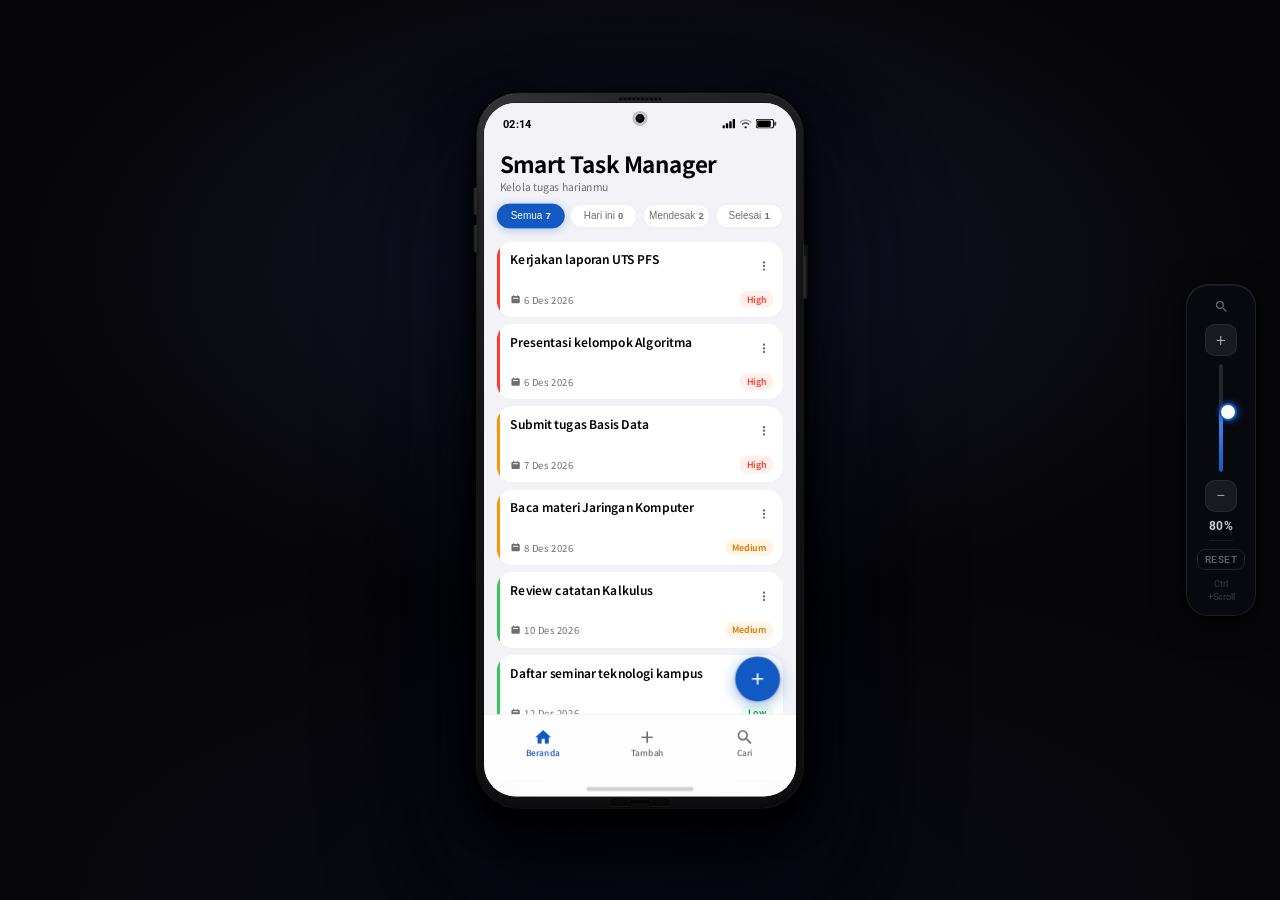
<file: index.html>
<!DOCTYPE html>
<html lang="id">
<head>
  <meta charset="UTF-8">
  <meta name="viewport" content="width=device-width, initial-scale=1.0, maximum-scale=1.0">
  <title>Smart Task Manager</title>
  <link rel="preconnect" href="https://fonts.googleapis.com">
  <link rel="preconnect" href="https://fonts.gstatic.com" crossorigin>
  <link href="https://fonts.googleapis.com/css2?family=Noto+Sans+KR:wght@300;400;500;700&family=Roboto:wght@300;400;500;700&display=swap" rel="stylesheet">
  <link rel="manifest" href="/manifest.json">
  <meta name="theme-color" content="#1259c3">
  <link rel="stylesheet" href="css/style.css">
</head>
<body>

<div class="phone-wrapper">
  <div class="phone-device">

    <!-- Tombol volume kiri -->
    <div class="phone-side-left" aria-hidden="true">
      <div class="side-btn" title="Volume Up"></div>
      <div class="side-btn" title="Volume Down"></div>
    </div>
    <!-- Tombol power kanan -->
    <div class="phone-side-right" aria-hidden="true">
      <div class="side-btn" title="Power"></div>
    </div>

  <div class="phone-frame">

    <!-- Status bar simulasi -->
    <div class="status-bar">
      <span class="status-time" id="statusTime">9:41</span>
      <div class="status-icons">
        <!-- Sinyal -->
        <svg width="16" height="12" viewBox="0 0 16 12">
          <rect x="0"    y="8"  width="3" height="4" rx="0.5"/>
          <rect x="4.3"  y="5.5" width="3" height="6.5" rx="0.5"/>
          <rect x="8.6"  y="3"  width="3" height="9" rx="0.5"/>
          <rect x="12.9" y="0"  width="3" height="12" rx="0.5"/>
        </svg>
        <!-- WiFi -->
        <svg width="16" height="12" viewBox="0 0 24 18">
          <circle cx="12" cy="16" r="2"/>
          <path d="M6.5 11.5C8 9.9 9.9 9 12 9s3.9.9 5.5 2.5l1.8-1.8C17.1 7.5 14.7 6.5 12 6.5s-5.1 1-7.3 3.2z" opacity=".7"/>
          <path d="M2.5 7.5C5.1 4.8 8.4 3.2 12 3.2s6.9 1.6 9.5 4.3l1.8-1.8C20.5 2.9 16.5 1 12 1S3.5 2.9.7 5.7z" opacity=".4"/>
        </svg>
        <!-- Baterai -->
        <svg width="26" height="12" viewBox="0 0 26 12">
          <rect x="0" y="0.5" width="22" height="11" rx="3" fill="none" stroke="currentColor" stroke-width="1.3"/>
          <rect x="22.8" y="3.5" width="2.5" height="5" rx="1" opacity=".7"/>
          <rect x="1.5" y="2" width="17" height="8" rx="1.5"/>
        </svg>
      </div>
    </div>

    <!-- Konten halaman (scrollable) -->
    <div class="phone-screen" id="phoneScreen">

      <!-- Header One UI — judul besar -->
      <div class="page-header">
        <h1 class="page-title">Smart Task Manager</h1>
        <p class="page-subtitle">Kelola tugas harianmu</p>
      </div>

      <!-- Summary chips filter -->
      <div class="summary-chips" id="summaryChips" role="tablist">
        <button class="chip active" data-filter="all" role="tab" aria-selected="true">
          Semua <span class="chip-count" id="countAll">0</span>
        </button>
        <button class="chip" data-filter="today" role="tab" aria-selected="false">
          Hari ini <span class="chip-count" id="countToday">0</span>
        </button>
        <button class="chip" data-filter="urgent" role="tab" aria-selected="false">
          Mendesak <span class="chip-count" id="countUrgent">0</span>
        </button>
        <button class="chip" data-filter="done" role="tab" aria-selected="false">
          Selesai <span class="chip-count" id="countDone">0</span>
        </button>
      </div>

      <!-- Daftar tugas -->
      <div class="task-list" id="taskList" role="list">
        <!-- Dirender oleh JS -->
      </div>

      <!-- Empty state (tersembunyi awalnya) -->
      <div class="empty-state" id="emptyState" style="display:none">
        <div class="empty-state-icon">
          <svg width="110" height="110" viewBox="0 0 110 110" fill="none" xmlns="http://www.w3.org/2000/svg">
            <rect x="20" y="14" width="70" height="82" rx="10" fill="#e8f0fc"/>
            <rect x="39" y="8" width="32" height="16" rx="8" fill="#c0d3f5"/>
            <rect x="30" y="42" width="50" height="5" rx="2.5" fill="#c0d3f5"/>
            <rect x="30" y="55" width="40" height="5" rx="2.5" fill="#c0d3f5"/>
            <rect x="30" y="68" width="28" height="5" rx="2.5" fill="#c0d3f5"/>
            <circle cx="79" cy="80" r="22" fill="#1259c3"/>
            <path d="M69 80 L76 87 L90 74" stroke="white" stroke-width="3.5" stroke-linecap="round" stroke-linejoin="round" fill="none"/>
          </svg>
        </div>
        <p class="empty-title">Belum ada tugas</p>
        <p class="empty-subtitle">Ketuk tombol + untuk menambahkan tugas pertamamu</p>
      </div>

    </div><!-- /phone-screen -->

    <!-- FAB Button — tambah tugas baru -->
    <a href="add-task.html" class="fab" id="fabBtn" aria-label="Tambah tugas baru">
      <svg width="24" height="24" viewBox="0 0 24 24" fill="white">
        <path d="M19 13h-6v6h-2v-6H5v-2h6V5h2v6h6v2z"/>
      </svg>
    </a>

    <!-- Bottom Navigation -->
    <nav class="bottom-nav" role="navigation" aria-label="Navigasi utama">
      <a href="index.html" class="nav-item active" aria-current="page">
        <svg viewBox="0 0 24 24" aria-hidden="true">
          <path d="M10 20v-6h4v6h5v-8h3L12 3 2 12h3v8z"/>
        </svg>
        <span class="nav-label">Beranda</span>
      </a>
      <a href="add-task.html" class="nav-item" aria-label="Tambah tugas">
        <svg viewBox="0 0 24 24" aria-hidden="true">
          <path d="M19 13h-6v6h-2v-6H5v-2h6V5h2v6h6v2z"/>
        </svg>
        <span class="nav-label">Tambah</span>
      </a>
      <a href="search.html" class="nav-item" aria-label="Cari tugas">
        <svg viewBox="0 0 24 24" aria-hidden="true">
          <path d="M15.5 14h-.79l-.28-.27A6.471 6.471 0 0016 9.5 6.5 6.5 0 109.5 16c1.61 0 3.09-.59 4.23-1.57l.27.28v.79l5 4.99L20.49 19l-4.99-5zm-6 0C7.01 14 5 11.99 5 9.5S7.01 5 9.5 5 14 7.01 14 9.5 11.99 14 9.5 14z"/>
        </svg>
        <span class="nav-label">Cari</span>
      </a>
    </nav>

    <!-- Home indicator -->
    <div class="home-indicator" aria-hidden="true"></div>

    <!-- Modal konfirmasi hapus -->
    <div class="modal-overlay" id="deleteModal" role="dialog" aria-modal="true" aria-labelledby="deleteTitle">
      <div class="bottom-sheet">
        <div class="sheet-handle" aria-hidden="true"></div>
        <h2 class="sheet-title" id="deleteTitle">Hapus tugas ini?</h2>
        <p class="sheet-subtitle">Tugas yang dihapus tidak bisa dikembalikan lagi.</p>
        <div class="sheet-actions">
          <button class="btn-danger" onclick="executeDelete()">Hapus</button>
          <button class="btn-cancel" onclick="closeDeleteModal()">Batal</button>
        </div>
      </div>
    </div>

  </div><!-- /phone-frame -->
  </div><!-- /phone-device -->
</div><!-- /phone-wrapper -->

<script src="js/app.js"></script>
<script src="js/zoom-control.js"></script>
<script>
  // Filter aktif
  let activeFilter = 'all';

  // Render daftar tugas ke DOM
  function renderTasks() {
    const allTasks = getTasks();
    const stats = getTaskStats();

    // Update angka di chips
    document.getElementById('countAll').textContent    = stats.all;
    document.getElementById('countToday').textContent  = stats.today;
    document.getElementById('countUrgent').textContent = stats.urgent;
    document.getElementById('countDone').textContent   = stats.completed;

    // Filter berdasarkan chip aktif
    let filtered = allTasks;
    const today = new Date();
    today.setHours(0, 0, 0, 0);

    if (activeFilter === 'today') {
      filtered = allTasks.filter(t => {
        if (!t.deadline) return false;
        return new Date(t.deadline + 'T00:00:00').getTime() === today.getTime();
      });
    } else if (activeFilter === 'urgent') {
      filtered = allTasks.filter(t => !t.completed && t.deadline && getDeadlineDays(t.deadline) <= 1);
    } else if (activeFilter === 'done') {
      filtered = allTasks.filter(t => t.completed);
    }

    // Urutkan
    const sorted = sortTasks(filtered);

    const listEl = document.getElementById('taskList');
    const emptyEl = document.getElementById('emptyState');

    if (sorted.length === 0) {
      listEl.innerHTML = '';
      emptyEl.style.display = 'flex';
    } else {
      emptyEl.style.display = 'none';
      listEl.innerHTML = sorted.map((task, i) => buildTaskCard(task, i)).join('');
      // Aktifkan swipe gestures
      initSwipeGestures(listEl);
    }
  }

  // Handler chip filter
  document.getElementById('summaryChips').addEventListener('click', (e) => {
    const btn = e.target.closest('.chip');
    if (!btn) return;

    document.querySelectorAll('#summaryChips .chip').forEach(c => {
      c.classList.remove('active');
      c.setAttribute('aria-selected', 'false');
    });
    btn.classList.add('active');
    btn.setAttribute('aria-selected', 'true');

    activeFilter = btn.dataset.filter;
    renderTasks();
  });

  // Animasi FAB saat diklik
  document.getElementById('fabBtn').addEventListener('click', function(e) {
    this.classList.add('bounce');
    this.addEventListener('animationend', () => this.classList.remove('bounce'), { once: true });
  });

  // Render saat halaman dimuat
  renderTasks();
</script>
</body>
</html>
</file>
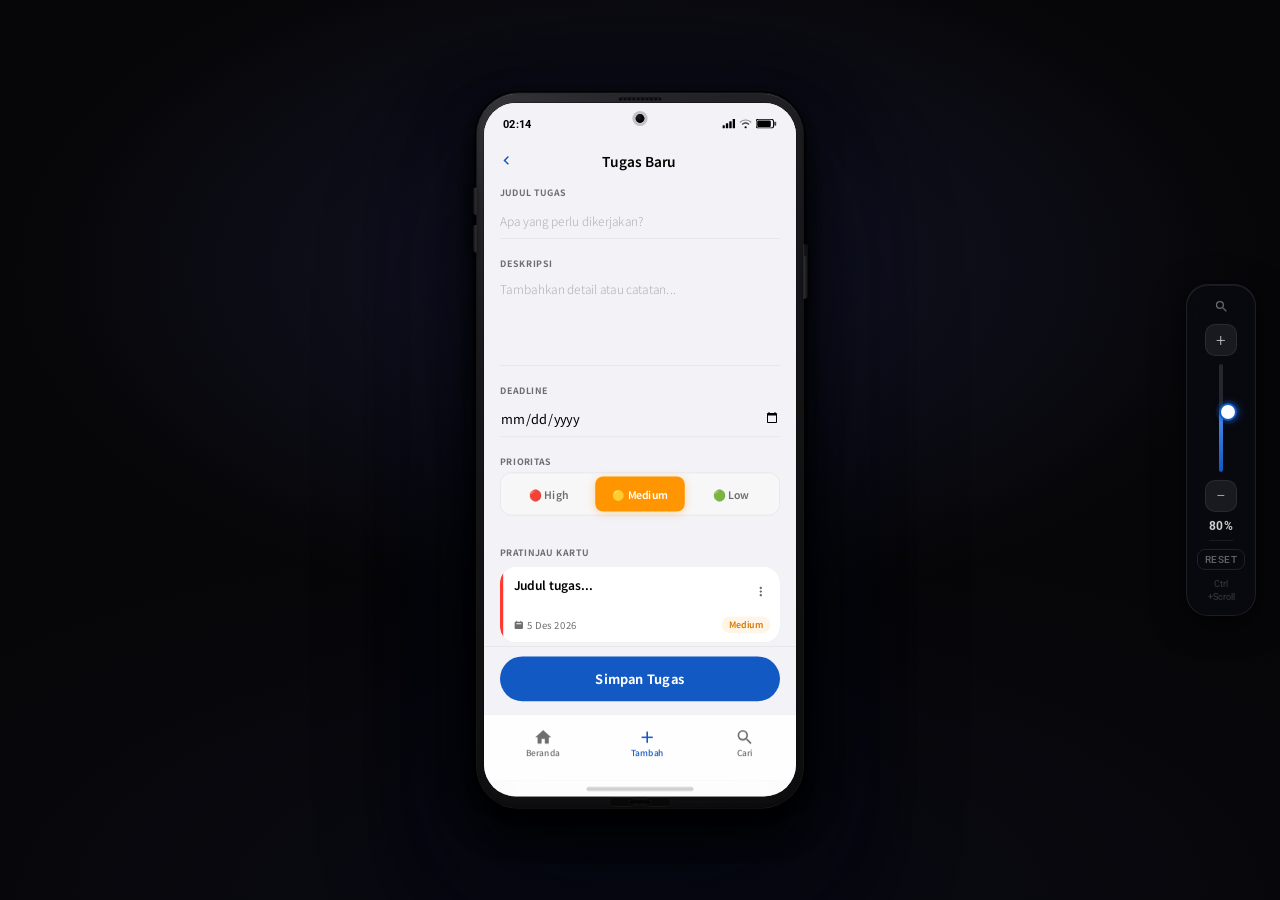
<file: add-task.html>
<!DOCTYPE html>
<html lang="id">
<head>
  <meta charset="UTF-8">
  <meta name="viewport" content="width=device-width, initial-scale=1.0, maximum-scale=1.0">
  <title>Tambah Tugas — Smart Task Manager</title>
  <link rel="preconnect" href="https://fonts.googleapis.com">
  <link rel="preconnect" href="https://fonts.gstatic.com" crossorigin>
  <link href="https://fonts.googleapis.com/css2?family=Noto+Sans+KR:wght@300;400;500;700&family=Roboto:wght@300;400;500;700&display=swap" rel="stylesheet">
  <link rel="manifest" href="/manifest.json">
  <meta name="theme-color" content="#1259c3">
  <link rel="stylesheet" href="css/style.css">
</head>
<body>

<div class="phone-wrapper">
  <div class="phone-device">

    <div class="phone-side-left" aria-hidden="true">
      <div class="side-btn" title="Volume Up"></div>
      <div class="side-btn" title="Volume Down"></div>
    </div>
    <div class="phone-side-right" aria-hidden="true">
      <div class="side-btn" title="Power"></div>
    </div>

  <div class="phone-frame">

    <!-- Status bar -->
    <div class="status-bar">
      <span class="status-time" id="statusTime">9:41</span>
      <div class="status-icons">
        <svg width="16" height="12" viewBox="0 0 16 12">
          <rect x="0"    y="8"   width="3" height="4"  rx="0.5"/>
          <rect x="4.3"  y="5.5" width="3" height="6.5" rx="0.5"/>
          <rect x="8.6"  y="3"   width="3" height="9"  rx="0.5"/>
          <rect x="12.9" y="0"   width="3" height="12" rx="0.5"/>
        </svg>
        <svg width="16" height="12" viewBox="0 0 24 18">
          <circle cx="12" cy="16" r="2"/>
          <path d="M6.5 11.5C8 9.9 9.9 9 12 9s3.9.9 5.5 2.5l1.8-1.8C17.1 7.5 14.7 6.5 12 6.5s-5.1 1-7.3 3.2z" opacity=".7"/>
          <path d="M2.5 7.5C5.1 4.8 8.4 3.2 12 3.2s6.9 1.6 9.5 4.3l1.8-1.8C20.5 2.9 16.5 1 12 1S3.5 2.9.7 5.7z" opacity=".4"/>
        </svg>
        <svg width="26" height="12" viewBox="0 0 26 12">
          <rect x="0" y="0.5" width="22" height="11" rx="3" fill="none" stroke="currentColor" stroke-width="1.3"/>
          <rect x="22.8" y="3.5" width="2.5" height="5" rx="1" opacity=".7"/>
          <rect x="1.5" y="2" width="17" height="8" rx="1.5"/>
        </svg>
      </div>
    </div>

    <!-- Konten halaman -->
    <div class="phone-screen">

      <!-- Header dengan tombol kembali -->
      <div class="back-header">
        <button class="back-btn" onclick="history.back()" aria-label="Kembali">
          <svg width="22" height="22" viewBox="0 0 24 24" fill="currentColor">
            <path d="M15.41 7.41L14 6l-6 6 6 6 1.41-1.41L10.83 12z"/>
          </svg>
        </button>
        <span class="back-header-title" id="pageTitle">Tugas Baru</span>
      </div>

      <!-- Form tambah / edit tugas -->
      <form id="taskForm" novalidate>
        <div class="form-section">

          <!-- Field: Judul Tugas -->
          <div class="form-field" id="fieldTitle">
            <label class="form-label" for="inputTitle">Judul Tugas</label>
            <input
              type="text"
              id="inputTitle"
              class="form-input"
              placeholder="Apa yang perlu dikerjakan?"
              maxlength="100"
              autocomplete="off"
              oninput="updatePreview()"
            >
            <span class="form-error" id="errorTitle">Judul tugas tidak boleh kosong</span>
          </div>

          <!-- Field: Deskripsi -->
          <div class="form-field">
            <label class="form-label" for="inputDesc">Deskripsi</label>
            <textarea
              id="inputDesc"
              class="form-textarea"
              rows="4"
              placeholder="Tambahkan detail atau catatan..."
              oninput="updatePreview()"
            ></textarea>
          </div>

          <!-- Field: Deadline -->
          <div class="form-field" id="fieldDeadline">
            <label class="form-label" for="inputDeadline">Deadline</label>
            <input
              type="date"
              id="inputDeadline"
              class="form-input"
              oninput="updatePreview()"
            >
            <span class="form-error" id="errorDeadline">Deadline harus diisi</span>
          </div>

          <!-- Field: Prioritas -->
          <div class="form-field">
            <label class="form-label">Prioritas</label>
            <div class="priority-segment" role="group" aria-label="Pilih prioritas">
              <button type="button" class="priority-btn" data-priority="high"
                      onclick="setPriority('high')" aria-pressed="false">
                🔴 High
              </button>
              <button type="button" class="priority-btn active-medium" data-priority="medium"
                      onclick="setPriority('medium')" aria-pressed="true">
                🟡 Medium
              </button>
              <button type="button" class="priority-btn" data-priority="low"
                      onclick="setPriority('low')" aria-pressed="false">
                🟢 Low
              </button>
            </div>
          </div>

        </div><!-- /form-section -->

        <!-- Live Preview Card -->
        <div class="preview-section">
          <p class="preview-label">Pratinjau Kartu</p>
          <div id="previewContainer">
            <!-- Dirender oleh JS -->
          </div>
        </div>

        <!-- Tombol simpan (sticky) -->
        <div class="form-footer">
          <button type="submit" class="btn-primary" id="submitBtn">
            Simpan Tugas
          </button>
        </div>

      </form>

    </div><!-- /phone-screen -->

    <!-- Bottom Navigation -->
    <nav class="bottom-nav" role="navigation" aria-label="Navigasi utama">
      <a href="index.html" class="nav-item" aria-label="Beranda">
        <svg viewBox="0 0 24 24" aria-hidden="true">
          <path d="M10 20v-6h4v6h5v-8h3L12 3 2 12h3v8z"/>
        </svg>
        <span class="nav-label">Beranda</span>
      </a>
      <a href="add-task.html" class="nav-item active" aria-current="page">
        <svg viewBox="0 0 24 24" aria-hidden="true">
          <path d="M19 13h-6v6h-2v-6H5v-2h6V5h2v6h6v2z"/>
        </svg>
        <span class="nav-label">Tambah</span>
      </a>
      <a href="search.html" class="nav-item" aria-label="Cari tugas">
        <svg viewBox="0 0 24 24" aria-hidden="true">
          <path d="M15.5 14h-.79l-.28-.27A6.471 6.471 0 0016 9.5 6.5 6.5 0 109.5 16c1.61 0 3.09-.59 4.23-1.57l.27.28v.79l5 4.99L20.49 19l-4.99-5zm-6 0C7.01 14 5 11.99 5 9.5S7.01 5 9.5 5 14 7.01 14 9.5 11.99 14 9.5 14z"/>
        </svg>
        <span class="nav-label">Cari</span>
      </a>
    </nav>

    <!-- Home indicator -->
    <div class="home-indicator" aria-hidden="true"></div>

  </div><!-- /phone-frame -->
  </div><!-- /phone-device -->
</div><!-- /phone-wrapper -->

<script src="js/app.js"></script>
<script src="js/zoom-control.js"></script>
<script>
  // State form
  let selectedPriority = 'medium';
  let editId = null;
  let isEditing = false;

  // Deteksi mode edit (URL mengandung ?id=xxx)
  editId = getUrlParam('id');
  isEditing = !!editId;

  if (isEditing) {
    const task = getTask(editId);
    if (task) {
      // Set judul halaman dan tombol
      document.getElementById('pageTitle').textContent = 'Edit Tugas';
      document.getElementById('submitBtn').textContent = 'Simpan Perubahan';

      // Pre-fill form
      document.getElementById('inputTitle').value   = task.title;
      document.getElementById('inputDesc').value    = task.description || '';
      document.getElementById('inputDeadline').value = task.deadline;
      setPriority(task.priority);
    } else {
      // Task tidak ditemukan, kembali ke home
      window.location.href = 'index.html';
    }
  } else {
    // Set tanggal hari ini sebagai default minimum
    const todayStr = new Date().toISOString().split('T')[0];
    document.getElementById('inputDeadline').min = todayStr;
    // Default prioritas medium sudah di-set
    updatePreview();
  }

  // Update preview awal
  updatePreview();

  // Set prioritas aktif
  function setPriority(p) {
    selectedPriority = p;
    document.querySelectorAll('.priority-btn').forEach(btn => {
      btn.classList.remove('active-high', 'active-medium', 'active-low');
      btn.setAttribute('aria-pressed', 'false');
    });
    const activeBtn = document.querySelector(`.priority-btn[data-priority="${p}"]`);
    if (activeBtn) {
      activeBtn.classList.add(`active-${p}`);
      activeBtn.setAttribute('aria-pressed', 'true');
    }
    updatePreview();
  }

  // Update live preview card
  function updatePreview() {
    const title    = document.getElementById('inputTitle').value.trim() || 'Judul tugas...';
    const deadline = document.getElementById('inputDeadline').value;
    const priority = selectedPriority;

    // Buat objek task sementara untuk preview
    const previewTask = {
      id: '_preview',
      title,
      deadline: deadline || new Date().toISOString().split('T')[0],
      priority,
      completed: false
    };

    const container = document.getElementById('previewContainer');
    container.innerHTML = buildTaskCard(previewTask, 0);

    // Nonaktifkan klik di preview card
    container.querySelectorAll('a, button, [onclick]').forEach(el => {
      el.onclick = (e) => e.stopPropagation();
    });
    const card = container.querySelector('.task-card');
    if (card) card.onclick = null;

    // Tambah class untuk styling
    container.querySelector('.task-card')?.classList.add('preview-task-card');
  }

  // Validasi dan submit form
  document.getElementById('taskForm').addEventListener('submit', (e) => {
    e.preventDefault();

    const titleField    = document.getElementById('fieldTitle');
    const deadlineField = document.getElementById('fieldDeadline');
    const titleVal      = document.getElementById('inputTitle').value.trim();
    const deadlineVal   = document.getElementById('inputDeadline').value;

    let valid = true;

    // Reset error sebelumnya
    titleField.classList.remove('has-error', 'shake');
    deadlineField.classList.remove('has-error', 'shake');

    // Validasi judul
    if (!titleVal) {
      valid = false;
      titleField.classList.add('has-error');
      void titleField.offsetWidth; // trigger reflow untuk restart animasi
      titleField.classList.add('shake');
      titleField.addEventListener('animationend', () => titleField.classList.remove('shake'), { once: true });
    }

    // Validasi deadline
    if (!deadlineVal) {
      valid = false;
      deadlineField.classList.add('has-error');
      void deadlineField.offsetWidth;
      deadlineField.classList.add('shake');
      deadlineField.addEventListener('animationend', () => deadlineField.classList.remove('shake'), { once: true });
    }

    if (!valid) return;

    const taskData = {
      title: titleVal,
      description: document.getElementById('inputDesc').value.trim(),
      deadline: deadlineVal,
      priority: selectedPriority
    };

    if (isEditing && editId) {
      updateTask(editId, taskData);
    } else {
      addTask(taskData);
    }

    // Kembali ke home
    window.location.href = 'index.html';
  });
</script>
</body>
</html>
</file>
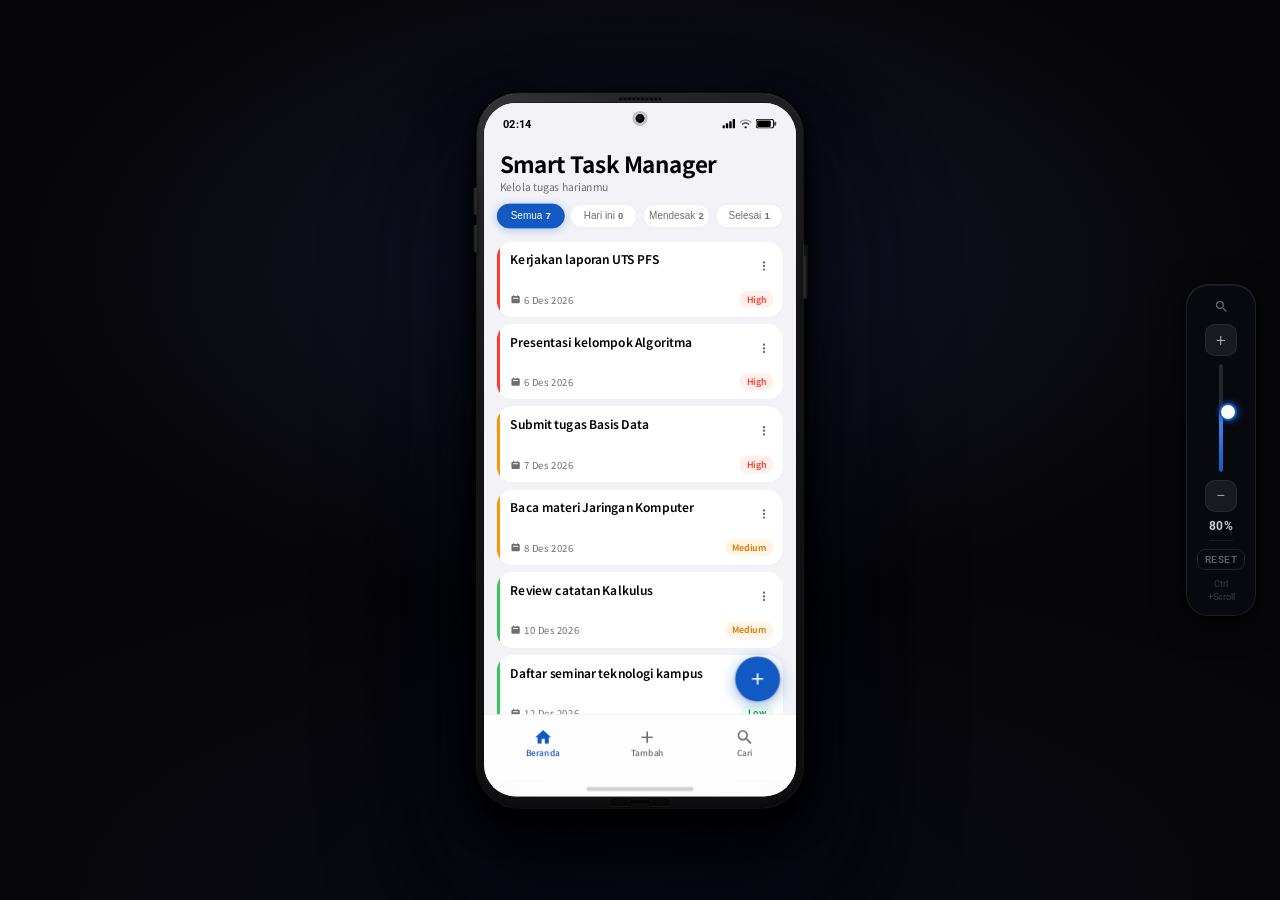
<file: detail.html>
<!DOCTYPE html>
<html lang="id">
<head>
  <meta charset="UTF-8">
  <meta name="viewport" content="width=device-width, initial-scale=1.0, maximum-scale=1.0">
  <title>Detail Tugas — Smart Task Manager</title>
  <link rel="preconnect" href="https://fonts.googleapis.com">
  <link rel="preconnect" href="https://fonts.gstatic.com" crossorigin>
  <link href="https://fonts.googleapis.com/css2?family=Noto+Sans+KR:wght@300;400;500;700&family=Roboto:wght@300;400;500;700&display=swap" rel="stylesheet">
  <link rel="manifest" href="/manifest.json">
  <meta name="theme-color" content="#1259c3">
  <link rel="stylesheet" href="css/style.css">
</head>
<body>

<div class="phone-wrapper">
  <div class="phone-device">

    <div class="phone-side-left" aria-hidden="true">
      <div class="side-btn" title="Volume Up"></div>
      <div class="side-btn" title="Volume Down"></div>
    </div>
    <div class="phone-side-right" aria-hidden="true">
      <div class="side-btn" title="Power"></div>
    </div>

  <div class="phone-frame">

    <!-- Status bar -->
    <div class="status-bar" id="statusBarEl">
      <span class="status-time" id="statusTime">9:41</span>
      <div class="status-icons">
        <svg width="16" height="12" viewBox="0 0 16 12">
          <rect x="0"    y="8"   width="3" height="4"  rx="0.5"/>
          <rect x="4.3"  y="5.5" width="3" height="6.5" rx="0.5"/>
          <rect x="8.6"  y="3"   width="3" height="9"  rx="0.5"/>
          <rect x="12.9" y="0"   width="3" height="12" rx="0.5"/>
        </svg>
        <svg width="16" height="12" viewBox="0 0 24 18">
          <circle cx="12" cy="16" r="2"/>
          <path d="M6.5 11.5C8 9.9 9.9 9 12 9s3.9.9 5.5 2.5l1.8-1.8C17.1 7.5 14.7 6.5 12 6.5s-5.1 1-7.3 3.2z" opacity=".7"/>
          <path d="M2.5 7.5C5.1 4.8 8.4 3.2 12 3.2s6.9 1.6 9.5 4.3l1.8-1.8C20.5 2.9 16.5 1 12 1S3.5 2.9.7 5.7z" opacity=".4"/>
        </svg>
        <svg width="26" height="12" viewBox="0 0 26 12">
          <rect x="0" y="0.5" width="22" height="11" rx="3" fill="none" stroke="currentColor" stroke-width="1.3"/>
          <rect x="22.8" y="3.5" width="2.5" height="5" rx="1" opacity=".7"/>
          <rect x="1.5" y="2" width="17" height="8" rx="1.5"/>
        </svg>
      </div>
    </div>

    <!-- Konten halaman -->
    <div class="phone-screen" id="phoneScreen">

      <!-- Placeholder: diisi oleh JS setelah task dimuat -->
      <div id="detailContent">
        <div style="display:flex;align-items:center;justify-content:center;height:300px">
          <p style="color:var(--one-ui-text-secondary);font-size:14px">Memuat...</p>
        </div>
      </div>

    </div><!-- /phone-screen -->

    <!-- Bottom Navigation -->
    <nav class="bottom-nav" role="navigation" aria-label="Navigasi utama">
      <a href="index.html" class="nav-item" aria-label="Beranda">
        <svg viewBox="0 0 24 24" aria-hidden="true">
          <path d="M10 20v-6h4v6h5v-8h3L12 3 2 12h3v8z"/>
        </svg>
        <span class="nav-label">Beranda</span>
      </a>
      <a href="add-task.html" class="nav-item" aria-label="Tambah tugas">
        <svg viewBox="0 0 24 24" aria-hidden="true">
          <path d="M19 13h-6v6h-2v-6H5v-2h6V5h2v6h6v2z"/>
        </svg>
        <span class="nav-label">Tambah</span>
      </a>
      <a href="search.html" class="nav-item" aria-label="Cari tugas">
        <svg viewBox="0 0 24 24" aria-hidden="true">
          <path d="M15.5 14h-.79l-.28-.27A6.471 6.471 0 0016 9.5 6.5 6.5 0 109.5 16c1.61 0 3.09-.59 4.23-1.57l.27.28v.79l5 4.99L20.49 19l-4.99-5zm-6 0C7.01 14 5 11.99 5 9.5S7.01 5 9.5 5 14 7.01 14 9.5 11.99 14 9.5 14z"/>
        </svg>
        <span class="nav-label">Cari</span>
      </a>
    </nav>

    <!-- Home indicator -->
    <div class="home-indicator" aria-hidden="true"></div>

    <!-- Modal konfirmasi hapus -->
    <div class="modal-overlay" id="deleteModal" role="dialog" aria-modal="true" aria-labelledby="deleteTitle">
      <div class="bottom-sheet">
        <div class="sheet-handle" aria-hidden="true"></div>
        <h2 class="sheet-title" id="deleteTitle">Hapus tugas ini?</h2>
        <p class="sheet-subtitle">Tugas yang dihapus tidak bisa dikembalikan lagi.</p>
        <div class="sheet-actions">
          <button class="btn-danger" onclick="executeDelete()">Hapus</button>
          <button class="btn-cancel" onclick="closeModal('deleteModal')">Batal</button>
        </div>
      </div>
    </div>

  </div><!-- /phone-frame -->
  </div><!-- /phone-device -->
</div><!-- /phone-wrapper -->

<script src="js/app.js"></script>
<script src="js/zoom-control.js"></script>
<script>
  // Warna teks status bar disesuaikan dengan header (atas gradient berwarna)
  const statusBar = document.getElementById('statusBarEl');
  const statusTime = document.getElementById('statusTime');

  // Muat dan render detail task
  const taskId = getUrlParam('id');

  if (!taskId) {
    window.location.href = 'index.html';
  }

  let currentTask = null;

  function renderDetail() {
    currentTask = getTask(taskId);

    if (!currentTask) {
      document.getElementById('detailContent').innerHTML = `
        <div style="display:flex;flex-direction:column;align-items:center;justify-content:center;height:300px;padding:24px;text-align:center">
          <p style="font-size:18px;font-weight:700;margin-bottom:8px">Tugas tidak ditemukan</p>
          <p style="color:var(--one-ui-text-secondary);font-size:14px;margin-bottom:20px">Tugas mungkin sudah dihapus</p>
          <a href="index.html" style="color:var(--one-ui-primary);font-size:15px;font-weight:600">← Kembali ke Beranda</a>
        </div>`;
      return;
    }

    const task = currentTask;
    const priorityLabels = { high: 'High', medium: 'Medium', low: 'Low' };
    const deadlineClass   = getDeadlineClass(task.deadline);
    const deadlineColors  = { urgent: 'red', soon: 'yellow', normal: 'green' };

    // Warna ikon info berdasarkan deadline
    const deadlineIconColor = deadlineColors[deadlineClass];

    // Sesuaikan warna status bar dengan header gradient
    statusBar.classList.add('overlay-mode');
    statusTime.style.color = 'rgba(255,255,255,0.92)';
    statusBar.querySelectorAll('.status-icons svg').forEach(s => {
      s.style.color = 'rgba(255,255,255,0.85)';
    });

    document.getElementById('detailContent').innerHTML = `
      <!-- Header gradient sesuai prioritas -->
      <div class="detail-header priority-${task.priority}" style="padding-top:52px">
        <div class="detail-header-top">
          <button class="detail-back-btn" onclick="history.back()" aria-label="Kembali">
            <svg width="20" height="20" viewBox="0 0 24 24" fill="white">
              <path d="M15.41 7.41L14 6l-6 6 6 6 1.41-1.41L10.83 12z"/>
            </svg>
          </button>
          <div class="toggle-wrapper">
            <span class="toggle-label-text">${task.completed ? 'Selesai' : 'Aktif'}</span>
            <div class="toggle-switch">
              <input type="checkbox" class="toggle-input" id="toggleComplete"
                     ${task.completed ? 'checked' : ''}
                     onchange="handleToggleComplete(this.checked)"
                     aria-label="Tandai tugas selesai">
              <div class="toggle-track"></div>
            </div>
          </div>
        </div>
        <h1 class="detail-title">${escapeHtml(task.title)}</h1>
        <div class="detail-status-badge">
          ${task.completed
            ? `<svg width="14" height="14" viewBox="0 0 24 24" fill="white"><path d="M9 16.17L4.83 12l-1.42 1.41L9 19 21 7l-1.41-1.41z"/></svg> Selesai`
            : `<svg width="14" height="14" viewBox="0 0 24 24" fill="white"><path d="M12 2C6.48 2 2 6.48 2 12s4.48 10 10 10 10-4.48 10-10S17.52 2 12 2zm-2 15l-5-5 1.41-1.41L10 14.17l7.59-7.59L19 8l-9 9z"/></svg> Aktif`
          }
        </div>
      </div>

      <!-- Info section -->
      <div class="detail-content">

        <!-- Card info utama -->
        <div class="info-card">
          <div class="info-row">
            <div class="info-icon blue">
              <svg width="18" height="18" viewBox="0 0 24 24">
                <path d="M19 3h-1V1h-2v2H8V1H6v2H5c-1.11 0-2 .89-2 2v14c0 1.1.89 2 2 2h14c1.1 0 2-.9 2-2V5c0-1.11-.9-2-2-2zm0 16H5V8h14v11zM7 10h5v5H7z"/>
              </svg>
            </div>
            <div class="info-text">
              <div class="info-text-label">Deadline</div>
              <div class="info-text-value">${formatDateLong(task.deadline)}</div>
            </div>
          </div>
          <div class="info-row">
            <div class="info-icon ${deadlineIconColor}">
              <svg width="18" height="18" viewBox="0 0 24 24">
                <path d="M12 2C6.48 2 2 6.48 2 12s4.48 10 10 10 10-4.48 10-10S17.52 2 12 2zm1 15h-2v-6h2v6zm0-8h-2V7h2v2z"/>
              </svg>
            </div>
            <div class="info-text">
              <div class="info-text-label">Prioritas</div>
              <div class="info-text-value">
                <span class="priority-badge priority-${task.priority}">
                  ${priorityLabels[task.priority]}
                </span>
              </div>
            </div>
          </div>
          <div class="info-row">
            <div class="info-icon grey">
              <svg width="18" height="18" viewBox="0 0 24 24">
                <path d="M11.99 2C6.47 2 2 6.48 2 12s4.47 10 9.99 10C17.52 22 22 17.52 22 12S17.52 2 11.99 2zM12 20c-4.42 0-8-3.58-8-8s3.58-8 8-8 8 3.58 8 8-3.58 8-8 8zm.5-13H11v6l5.25 3.15.75-1.23-4.5-2.67V7z"/>
              </svg>
            </div>
            <div class="info-text">
              <div class="info-text-label">Dibuat</div>
              <div class="info-text-value">${formatTimestamp(task.createdAt)}</div>
            </div>
          </div>
        </div>

        <!-- Card deskripsi -->
        <div class="desc-card">
          <div class="desc-card-label">Deskripsi</div>
          <div class="desc-card-text ${!task.description ? 'desc-card-empty' : ''}">
            ${task.description ? escapeHtml(task.description) : 'Tidak ada deskripsi'}
          </div>
        </div>

        <!-- Tombol aksi -->
        <div class="action-section">
          <button class="btn-outline" onclick="editTask('${task.id}')">
            Edit Tugas
          </button>
          <button class="btn-text-danger" onclick="confirmDeleteTask('${task.id}')">
            Hapus Tugas
          </button>
        </div>

      </div><!-- /detail-content -->
    `;
  }

  // Toggle status selesai
  function handleToggleComplete(checked) {
    if (!currentTask) return;
    updateTask(currentTask.id, { completed: checked });
    showToast(checked ? 'Tugas diselesaikan ✓' : 'Tugas diaktifkan kembali');
    // Re-render detail tanpa refresh halaman
    setTimeout(() => renderDetail(), 300);
  }

  // Override executeDelete untuk navigasi kembali ke home
  const _origExecuteDelete = executeDelete;
  function executeDelete() {
    if (_pendingDeleteId || currentTask) {
      const idToDel = _pendingDeleteId || currentTask.id;
      deleteTask(idToDel);
      closeModal('deleteModal');
      window.location.href = 'index.html';
    }
  }

  // Render detail saat halaman dimuat
  renderDetail();
</script>
</body>
</html>
</file>
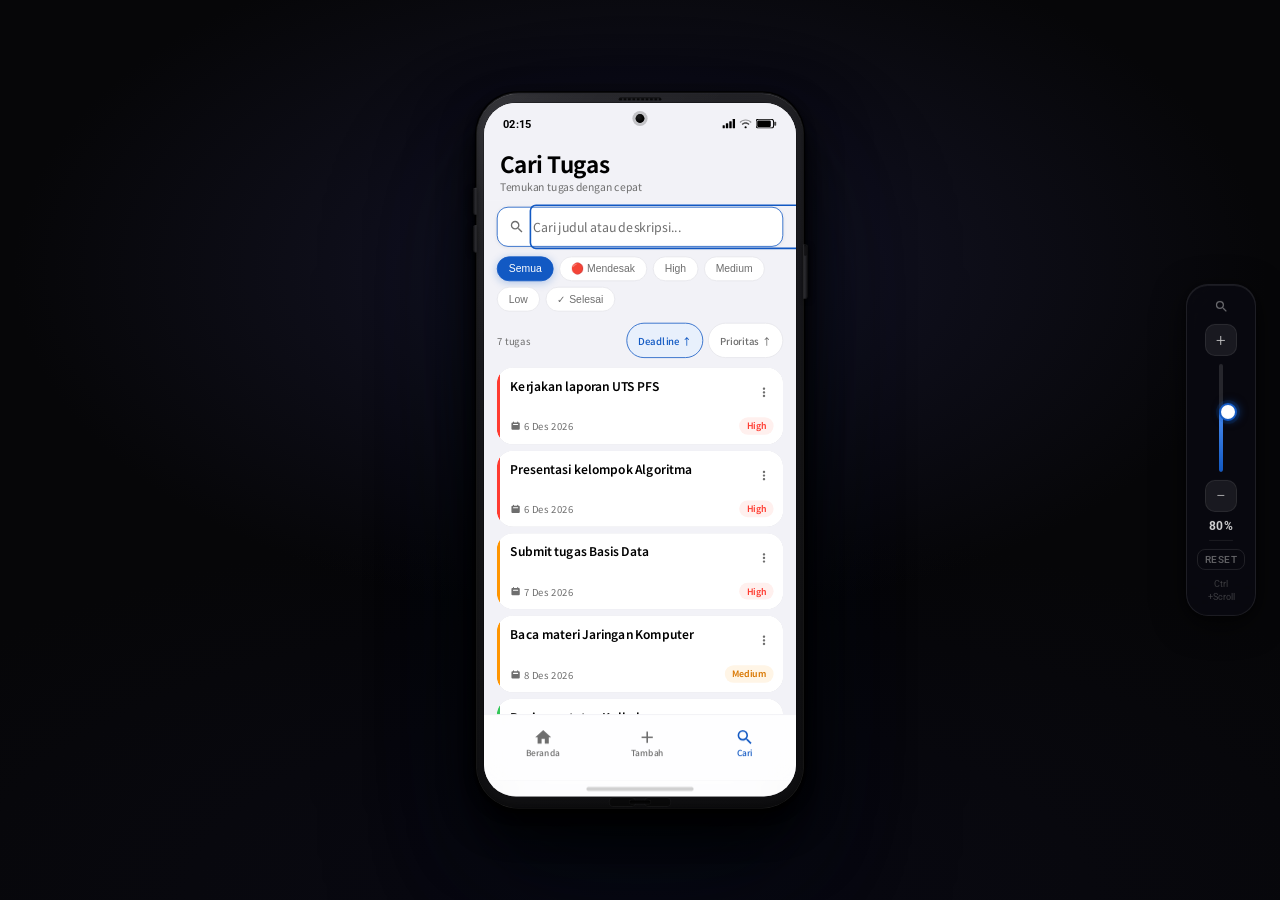
<file: search.html>
<!DOCTYPE html>
<html lang="id">
<head>
  <meta charset="UTF-8">
  <meta name="viewport" content="width=device-width, initial-scale=1.0, maximum-scale=1.0">
  <title>Cari Tugas — Smart Task Manager</title>
  <link rel="preconnect" href="https://fonts.googleapis.com">
  <link rel="preconnect" href="https://fonts.gstatic.com" crossorigin>
  <link href="https://fonts.googleapis.com/css2?family=Noto+Sans+KR:wght@300;400;500;700&family=Roboto:wght@300;400;500;700&display=swap" rel="stylesheet">
  <link rel="manifest" href="/manifest.json">
  <meta name="theme-color" content="#1259c3">
  <link rel="stylesheet" href="css/style.css">
</head>
<body>

<div class="phone-wrapper">
  <div class="phone-device">

    <div class="phone-side-left" aria-hidden="true">
      <div class="side-btn" title="Volume Up"></div>
      <div class="side-btn" title="Volume Down"></div>
    </div>
    <div class="phone-side-right" aria-hidden="true">
      <div class="side-btn" title="Power"></div>
    </div>

  <div class="phone-frame">

    <!-- Status bar -->
    <div class="status-bar">
      <span class="status-time" id="statusTime">9:41</span>
      <div class="status-icons">
        <svg width="16" height="12" viewBox="0 0 16 12">
          <rect x="0"    y="8"   width="3" height="4"  rx="0.5"/>
          <rect x="4.3"  y="5.5" width="3" height="6.5" rx="0.5"/>
          <rect x="8.6"  y="3"   width="3" height="9"  rx="0.5"/>
          <rect x="12.9" y="0"   width="3" height="12" rx="0.5"/>
        </svg>
        <svg width="16" height="12" viewBox="0 0 24 18">
          <circle cx="12" cy="16" r="2"/>
          <path d="M6.5 11.5C8 9.9 9.9 9 12 9s3.9.9 5.5 2.5l1.8-1.8C17.1 7.5 14.7 6.5 12 6.5s-5.1 1-7.3 3.2z" opacity=".7"/>
          <path d="M2.5 7.5C5.1 4.8 8.4 3.2 12 3.2s6.9 1.6 9.5 4.3l1.8-1.8C20.5 2.9 16.5 1 12 1S3.5 2.9.7 5.7z" opacity=".4"/>
        </svg>
        <svg width="26" height="12" viewBox="0 0 26 12">
          <rect x="0" y="0.5" width="22" height="11" rx="3" fill="none" stroke="currentColor" stroke-width="1.3"/>
          <rect x="22.8" y="3.5" width="2.5" height="5" rx="1" opacity=".7"/>
          <rect x="1.5" y="2" width="17" height="8" rx="1.5"/>
        </svg>
      </div>
    </div>

    <!-- Konten halaman -->
    <div class="phone-screen">

      <!-- Header besar One UI -->
      <div class="page-header">
        <h1 class="page-title">Cari Tugas</h1>
        <p class="page-subtitle">Temukan tugas dengan cepat</p>
      </div>

      <!-- Search bar prominan -->
      <div class="search-bar-container">
        <div class="search-input-wrapper">
          <svg width="20" height="20" viewBox="0 0 24 24" aria-hidden="true">
            <path d="M15.5 14h-.79l-.28-.27A6.471 6.471 0 0016 9.5 6.5 6.5 0 109.5 16c1.61 0 3.09-.59 4.23-1.57l.27.28v.79l5 4.99L20.49 19l-4.99-5zm-6 0C7.01 14 5 11.99 5 9.5S7.01 5 9.5 5 14 7.01 14 9.5 11.99 14 9.5 14z"/>
          </svg>
          <input
            type="search"
            id="searchInput"
            class="search-input"
            placeholder="Cari judul atau deskripsi..."
            autocomplete="off"
            autocorrect="off"
            spellcheck="false"
            aria-label="Cari tugas"
            oninput="handleSearch()"
          >
          <button class="search-clear-btn" id="clearBtn"
                  onclick="clearSearch()" aria-label="Hapus pencarian">
            ✕
          </button>
        </div>
      </div>

      <!-- Filter chips multi-select -->
      <div class="filter-chips" id="filterChips" role="group" aria-label="Filter tugas">
        <button class="chip active" data-filter="all" onclick="toggleFilter('all')">Semua</button>
        <button class="chip" data-filter="urgent" onclick="toggleFilter('urgent')">🔴 Mendesak</button>
        <button class="chip" data-filter="high" onclick="toggleFilter('high')">High</button>
        <button class="chip" data-filter="medium" onclick="toggleFilter('medium')">Medium</button>
        <button class="chip" data-filter="low" onclick="toggleFilter('low')">Low</button>
        <button class="chip" data-filter="done" onclick="toggleFilter('done')">✓ Selesai</button>
      </div>

      <!-- Baris sort + jumlah hasil -->
      <div class="sort-row">
        <span class="results-count" id="resultsCount">Semua tugas</span>
        <div style="display:flex;gap:6px">
          <button class="sort-btn active-sort" id="sortDeadline"
                  onclick="setSort('deadline')" aria-pressed="true">
            Deadline ↑
          </button>
          <button class="sort-btn" id="sortPriority"
                  onclick="setSort('priority')" aria-pressed="false">
            Prioritas ↑
          </button>
        </div>
      </div>

      <!-- Hasil pencarian -->
      <div class="task-list" id="searchResults" role="list">
        <!-- Dirender oleh JS -->
      </div>

      <!-- Empty state -->
      <div class="empty-state" id="emptyState" style="display:none">
        <div class="empty-state-icon">
          <svg width="110" height="110" viewBox="0 0 110 110" fill="none" xmlns="http://www.w3.org/2000/svg">
            <circle cx="50" cy="48" r="30" fill="#e8f0fc"/>
            <circle cx="50" cy="48" r="22" fill="white"/>
            <path d="M38 48 L62 48" stroke="#c0d3f5" stroke-width="3.5" stroke-linecap="round"/>
            <path d="M50 36 L50 60" stroke="#c0d3f5" stroke-width="3.5" stroke-linecap="round"/>
            <path d="M70 68 L88 88" stroke="#c0d3f5" stroke-width="6" stroke-linecap="round"/>
            <circle cx="50" cy="48" r="30" fill="none" stroke="#b8cef0" stroke-width="4"/>
            <!-- X di tengah -->
            <path d="M43 41 L57 55" stroke="#94aedd" stroke-width="3.5" stroke-linecap="round"/>
            <path d="M57 41 L43 55" stroke="#94aedd" stroke-width="3.5" stroke-linecap="round"/>
          </svg>
        </div>
        <p class="empty-title">Tidak ada tugas ditemukan</p>
        <p class="empty-subtitle">Coba kata kunci lain atau ubah filter yang dipilih</p>
      </div>

      <!-- Spacer bawah -->
      <div style="height:100px"></div>

    </div><!-- /phone-screen -->

    <!-- Bottom Navigation -->
    <nav class="bottom-nav" role="navigation" aria-label="Navigasi utama">
      <a href="index.html" class="nav-item" aria-label="Beranda">
        <svg viewBox="0 0 24 24" aria-hidden="true">
          <path d="M10 20v-6h4v6h5v-8h3L12 3 2 12h3v8z"/>
        </svg>
        <span class="nav-label">Beranda</span>
      </a>
      <a href="add-task.html" class="nav-item" aria-label="Tambah tugas">
        <svg viewBox="0 0 24 24" aria-hidden="true">
          <path d="M19 13h-6v6h-2v-6H5v-2h6V5h2v6h6v2z"/>
        </svg>
        <span class="nav-label">Tambah</span>
      </a>
      <a href="search.html" class="nav-item active" aria-current="page">
        <svg viewBox="0 0 24 24" aria-hidden="true">
          <path d="M15.5 14h-.79l-.28-.27A6.471 6.471 0 0016 9.5 6.5 6.5 0 109.5 16c1.61 0 3.09-.59 4.23-1.57l.27.28v.79l5 4.99L20.49 19l-4.99-5zm-6 0C7.01 14 5 11.99 5 9.5S7.01 5 9.5 5 14 7.01 14 9.5 11.99 14 9.5 14z"/>
        </svg>
        <span class="nav-label">Cari</span>
      </a>
    </nav>

    <!-- Home indicator -->
    <div class="home-indicator" aria-hidden="true"></div>

    <!-- Modal konfirmasi hapus -->
    <div class="modal-overlay" id="deleteModal" role="dialog" aria-modal="true" aria-labelledby="deleteTitle">
      <div class="bottom-sheet">
        <div class="sheet-handle" aria-hidden="true"></div>
        <h2 class="sheet-title" id="deleteTitle">Hapus tugas ini?</h2>
        <p class="sheet-subtitle">Tugas yang dihapus tidak bisa dikembalikan lagi.</p>
        <div class="sheet-actions">
          <button class="btn-danger" onclick="executeDelete()">Hapus</button>
          <button class="btn-cancel" onclick="closeModal('deleteModal')">Batal</button>
        </div>
      </div>
    </div>

  </div><!-- /phone-frame -->
  </div><!-- /phone-device -->
</div><!-- /phone-wrapper -->

<script src="js/app.js"></script>
<script src="js/zoom-control.js"></script>
<script>
  // State pencarian dan filter
  let searchQuery = '';
  let activeFilters = new Set(['all']); // multi-select
  let currentSort = 'deadline'; // 'deadline' | 'priority'

  // Toggle filter chip (multi-select dengan logika "Semua" eksklusif)
  function toggleFilter(filter) {
    if (filter === 'all') {
      activeFilters = new Set(['all']);
    } else {
      activeFilters.delete('all');
      if (activeFilters.has(filter)) {
        activeFilters.delete(filter);
        if (activeFilters.size === 0) activeFilters.add('all');
      } else {
        activeFilters.add(filter);
      }
    }

    // Update tampilan chip
    document.querySelectorAll('#filterChips .chip').forEach(chip => {
      const f = chip.dataset.filter;
      const isActive = activeFilters.has(f);
      chip.classList.toggle('active', isActive);
      chip.setAttribute('aria-pressed', isActive ? 'true' : 'false');
    });

    renderResults();
  }

  // Set mode sort
  function setSort(mode) {
    currentSort = mode;
    document.getElementById('sortDeadline').classList.toggle('active-sort', mode === 'deadline');
    document.getElementById('sortDeadline').setAttribute('aria-pressed', mode === 'deadline');
    document.getElementById('sortPriority').classList.toggle('active-sort', mode === 'priority');
    document.getElementById('sortPriority').setAttribute('aria-pressed', mode === 'priority');
    renderResults();
  }

  // Handler input pencarian real-time
  function handleSearch() {
    searchQuery = document.getElementById('searchInput').value.toLowerCase().trim();
    const clearBtn = document.getElementById('clearBtn');
    clearBtn.classList.toggle('visible', searchQuery.length > 0);
    renderResults();
  }

  // Hapus pencarian
  function clearSearch() {
    document.getElementById('searchInput').value = '';
    searchQuery = '';
    document.getElementById('clearBtn').classList.remove('visible');
    document.getElementById('searchInput').focus();
    renderResults();
  }

  // Sort berdasarkan prioritas saja
  function sortByPriority(tasks) {
    return [...tasks].sort((a, b) => {
      const po = PRIORITY_ORDER[a.priority] - PRIORITY_ORDER[b.priority];
      if (po !== 0) return po;
      return new Date(a.deadline) - new Date(b.deadline);
    });
  }

  // Render hasil pencarian
  function renderResults() {
    let tasks = getTasks();
    const today = new Date();
    today.setHours(0, 0, 0, 0);

    // Filter berdasarkan chips aktif
    if (!activeFilters.has('all')) {
      tasks = tasks.filter(t => {
        // Cek setiap filter yang aktif (OR logic)
        if (activeFilters.has('urgent') && !t.completed && t.deadline && getDeadlineDays(t.deadline) <= 1) return true;
        if (activeFilters.has('high')   && t.priority === 'high')   return true;
        if (activeFilters.has('medium') && t.priority === 'medium') return true;
        if (activeFilters.has('low')    && t.priority === 'low')    return true;
        if (activeFilters.has('done')   && t.completed)             return true;
        return false;
      });
    }

    // Filter berdasarkan query teks
    if (searchQuery) {
      tasks = tasks.filter(t =>
        t.title.toLowerCase().includes(searchQuery) ||
        (t.description && t.description.toLowerCase().includes(searchQuery))
      );
    }

    // Sort
    const sorted = currentSort === 'priority' ? sortByPriority(tasks) : sortTasks(tasks);

    const resultsEl = document.getElementById('searchResults');
    const emptyEl   = document.getElementById('emptyState');
    const countEl   = document.getElementById('resultsCount');

    if (sorted.length === 0) {
      resultsEl.innerHTML = '';
      emptyEl.style.display = 'flex';
      countEl.textContent = searchQuery || !activeFilters.has('all') ? 'Tidak ada hasil' : 'Belum ada tugas';
    } else {
      emptyEl.style.display = 'none';
      resultsEl.innerHTML = sorted.map((task, i) => buildTaskCard(task, i)).join('');
      initSwipeGestures(resultsEl);
      const total = getTasks().length;
      countEl.textContent = sorted.length === total
        ? `${total} tugas`
        : `${sorted.length} dari ${total} tugas`;
    }
  }

  // Override renderTasks agar hasil search juga refresh setelah hapus/complete
  function renderTasks() {
    renderResults();
  }

  // Render saat halaman dimuat
  renderResults();

  // Fokus ke search input
  setTimeout(() => document.getElementById('searchInput').focus(), 100);
</script>
</body>
</html>
</file>
<file: css/style.css>
/* =============================================
   SMART TASK MANAGER — Samsung One UI Style
   css/style.css
   ============================================= */

/* === IMPORT GOOGLE FONTS === */
@import url('https://fonts.googleapis.com/css2?family=Noto+Sans+KR:wght@300;400;500;700&family=Roboto:wght@300;400;500;700&display=swap');

/* === CSS VARIABLES: SAMSUNG ONE UI === */
:root {
  --one-ui-bg: #f2f2f7;
  --one-ui-surface: #ffffff;
  --one-ui-surface-2: #f7f7f7;
  --one-ui-primary: #1259c3;
  --one-ui-primary-light: #e8f0fc;
  --one-ui-text-primary: #000000;
  --one-ui-text-secondary: #6e6e6e;
  --one-ui-divider: #e5e5ea;
  --one-ui-red: #ff3b30;
  --one-ui-yellow: #ff9500;
  --one-ui-green: #34c759;
  --one-ui-radius-card: 20px;
  --one-ui-radius-btn: 50px;

  /* Dimensi frame HP — 18:9 (2:1 ratio) */
  --frame-width: 390px;
  --frame-height: 867px; /* 20:9 — 390 × (20/9) */
  --status-bar-height: 44px;
  --bottom-nav-height: 83px;
  --home-indicator-height: 20px;

  /* Bezel device */
  --bezel-side: 9px;
  --bezel-top: 12px;
  --bezel-bottom: 14px;
}

/* === RESET DASAR === */
*, *::before, *::after {
  box-sizing: border-box;
  margin: 0;
  padding: 0;
  -webkit-tap-highlight-color: transparent;
}

html { scroll-behavior: smooth; }

body {
  font-family: 'Noto Sans KR', 'Roboto', -apple-system, BlinkMacSystemFont, sans-serif;
  background: #080808;
  min-height: 100vh;
  display: flex;
  align-items: center;
  justify-content: center;
  overflow: auto;
}

/* =============================================
   PHONE WRAPPER & FRAME
   ============================================= */

.phone-wrapper {
  display: flex;
  align-items: center;
  justify-content: center;
  min-height: 100vh;
  width: 100%;
  padding: 16px 20px;
  /* Latar belakang studio gelap bergradien */
  background:
    radial-gradient(ellipse 70% 55% at 50% 30%, #16162a 0%, transparent 70%),
    radial-gradient(ellipse 100% 60% at 50% 100%, #0a0a14 0%, transparent 70%),
    #060608;
}

/* =============================================
   PHONE DEVICE — bodi fisik smartphone Samsung
   ============================================= */

.phone-device {
  position: relative;
  /* Bezel — tebal bodi HP mengelilingi layar */
  padding: var(--bezel-top) var(--bezel-side) var(--bezel-bottom);
  border-radius: 52px;
  flex-shrink: 0;

  /* Tampil seperti browser di-zoom out 80% */
  transform: scale(0.8);
  transform-origin: center center;

  /*
    Kompensasi layout: transform tidak mengecilkan layout space.
    Rumus: (1 - scale) / 2 * natural_height
    Device alami: 867 + 12 + 14 = 893px  →  893 * 0.1 ≈ 89px tiap sisi
    Diupdate otomatis oleh zoom-control.js saat zoom berubah.
  */
  margin-top: -89px;
  margin-bottom: -89px;

  /* Material: dark phantom glass Samsung style */
  background:
    /* Kilauan tipis tepi kiri atas */
    linear-gradient(
      135deg,
      rgba(255,255,255,0.07) 0%,
      rgba(255,255,255,0.02) 12%,
      transparent 25%
    ),
    /* Bodi utama — gradien dark glass */
    linear-gradient(
      158deg,
      #28282d 0%,
      #1f1f23 18%,
      #18181c 38%,
      #141416 58%,
      #111113 78%,
      #0e0e10 100%
    );

  /* Bayangan berlapis premium */
  box-shadow:
    /* Rim highlight tipis (cahaya memantul di tepi) */
    0 0 0 1px rgba(255, 255, 255, 0.11),
    /* Outline tepi hitam pekat */
    0 0 0 2.5px rgba(0, 0, 0, 0.92),
    /* Bayangan kontak (HP berbaring di permukaan) */
    0 2px 4px rgba(0, 0, 0, 0.7),
    0 6px 14px rgba(0, 0, 0, 0.6),
    /* Bayangan primer */
    0 18px 44px rgba(0, 0, 0, 0.72),
    /* Bayangan sekunder */
    0 40px 80px rgba(0, 0, 0, 0.62),
    /* Bayangan jauh / ambient */
    0 70px 130px rgba(0, 0, 0, 0.48),
    /* Ultra-ambient */
    0 110px 200px rgba(0, 0, 0, 0.28),
    /* Blue tint glow khas Samsung */
    0 80px 160px rgba(18, 89, 195, 0.08),
    /* Inner top rim (kaca depan memantul cahaya atas) */
    inset 0 1px 0 rgba(255, 255, 255, 0.14),
    inset 0 2px 10px rgba(255, 255, 255, 0.03),
    /* Inner depth shadow */
    inset 0 -2px 8px rgba(0, 0, 0, 0.45);
}

/* Earpiece / speaker grille atas — dot pattern */
.phone-device::before {
  content: '';
  position: absolute;
  top: 5px;
  left: 50%;
  transform: translateX(-50%);
  width: 54px;
  height: 5px;
  /* Grid titik simulasi speaker */
  background-image: radial-gradient(
    circle,
    rgba(0, 0, 0, 0.75) 1.4px,
    transparent 1.4px
  );
  background-size: 5.5px 5px;
  background-color: rgba(0, 0, 0, 0.08);
  border-radius: 3px;
  pointer-events: none;
  box-shadow:
    inset 0 1px 2px rgba(0,0,0,0.8),
    0 0.5px 0 rgba(255,255,255,0.04);
}

/* USB-C port + speaker bawah */
.phone-device::after {
  content: '';
  position: absolute;
  bottom: 5px;
  left: 50%;
  transform: translateX(-50%);
  width: 26px;
  height: 4px;
  background: #080808;
  border-radius: 2px;
  pointer-events: none;
  box-shadow:
    inset 0 1.5px 3px rgba(0, 0, 0, 0.98),
    0 0 0 1px rgba(255, 255, 255, 0.04),
    /* Titik speaker kiri-kanan USB */
    -22px 0 0 3px rgba(0,0,0,0.6),
    22px 0 0 3px rgba(0,0,0,0.6),
    -22px 0 0 4px rgba(255,255,255,0.03),
    22px 0 0 4px rgba(255,255,255,0.03);
}

/* Tombol volume kiri (atas = vol+, bawah = vol-) */
.phone-side-left {
  position: absolute;
  left: -5.5px;
  top: 118px;
  display: flex;
  flex-direction: column;
  gap: 13px;
  z-index: 5;
}

/* Tombol power kanan */
.phone-side-right {
  position: absolute;
  right: -5.5px;
  top: 162px;
  z-index: 5;
}

/* Base style tombol samping */
.side-btn {
  width: 5.5px;
  height: 34px;
  border-radius: 3px 0 0 3px;
  cursor: default;

  /* Material: sedikit lebih cerah dari bodi, berkesan logam */
  background: linear-gradient(
    to right,
    #0a0a0c 0%,
    #202024 45%,
    #2a2a2e 70%,
    #1e1e22 100%
  );
  box-shadow:
    inset -1px 0 1.5px rgba(255, 255, 255, 0.06),
    inset 0 1px 1px rgba(255, 255, 255, 0.05),
    inset 0 -1px 1px rgba(0, 0, 0, 0.4),
    -2px 2px 6px rgba(0, 0, 0, 0.65);
}

.phone-side-right .side-btn {
  height: 68px;
  border-radius: 0 3px 3px 0;
  background: linear-gradient(
    to left,
    #0a0a0c 0%,
    #202024 45%,
    #2a2a2e 70%,
    #1e1e22 100%
  );
  box-shadow:
    inset 1px 0 1.5px rgba(255, 255, 255, 0.06),
    inset 0 1px 1px rgba(255, 255, 255, 0.05),
    inset 0 -1px 1px rgba(0, 0, 0, 0.4),
    2px 2px 6px rgba(0, 0, 0, 0.65);
}

/* Lekukan kecil di tengah tombol power (tactile feel) */
.phone-side-right .side-btn::after {
  content: '';
  display: block;
  width: 3px;
  height: 14px;
  margin: 27px auto 0;
  background: rgba(0, 0, 0, 0.35);
  border-radius: 2px;
  box-shadow: inset 0 1px 2px rgba(0, 0, 0, 0.8);
}

/* =============================================
   PHONE FRAME — area layar (screen area)
   ============================================= */

.phone-frame {
  position: relative;
  width: var(--frame-width);
  height: var(--frame-height); /* Selalu 20:9 — scale(0.8) sudah handle viewport */
  border-radius: 40px;
  background: var(--one-ui-bg);
  overflow: hidden;
  display: flex;
  flex-direction: column;
  flex-shrink: 0;

  /* Efek glass screen — subtle edge */
  box-shadow:
    inset 0 1px 0 rgba(255, 255, 255, 0.12),
    inset 0 -1px 0 rgba(0, 0, 0, 0.07),
    0 0 0 0.5px rgba(0, 0, 0, 0.6);
}

/* Punch-hole kamera — premium radial gradient */
.phone-frame::before {
  content: '';
  position: absolute;
  top: 14px;
  left: 50%;
  transform: translateX(-50%);
  width: 11px;
  height: 11px;
  background: radial-gradient(circle at 36% 36%, #1e1e1e 0%, #050505 55%, #000 100%);
  border-radius: 50%;
  z-index: 100;
  box-shadow:
    0 0 0 1.5px rgba(255, 255, 255, 0.08),
    0 0 0 4px rgba(0, 0, 0, 0.2),
    inset 0 0 4px rgba(0, 0, 0, 0.98),
    inset 1.5px 1.5px 2px rgba(255, 255, 255, 0.07);
}

/* =============================================
   STATUS BAR SIMULASI
   ============================================= */

.status-bar {
  height: var(--status-bar-height);
  background: var(--one-ui-bg);
  display: flex;
  align-items: center;
  justify-content: space-between;
  padding: 8px 24px 0;
  flex-shrink: 0;
  position: relative;
  z-index: 10;
  transition: background 0.3s;
}

/* Mode overlay — digunakan di detail.html di atas header gradient */
.status-bar.overlay-mode {
  position: absolute;
  top: 0;
  left: 0;
  right: 0;
  background: transparent;
  color: white;
}

.status-time {
  font-size: 14px;
  font-weight: 700;
  color: var(--one-ui-text-primary);
  letter-spacing: -0.2px;
  font-family: 'Roboto', sans-serif;
}

.status-icons {
  display: flex;
  align-items: center;
  gap: 5px;
}

.status-icons svg {
  color: var(--one-ui-text-primary);
  fill: currentColor;
}

/* =============================================
   KONTEN HALAMAN (SCROLLABLE)
   ============================================= */

.phone-screen {
  flex: 1;
  overflow-y: auto;
  overflow-x: hidden;
  background: var(--one-ui-bg);
  -webkit-overflow-scrolling: touch;
  scroll-behavior: smooth;

  /* Sembunyikan scrollbar */
  scrollbar-width: none;
  -ms-overflow-style: none;
}

.phone-screen::-webkit-scrollbar { display: none; }

/* =============================================
   BOTTOM NAVIGATION BAR
   ============================================= */

.bottom-nav {
  height: var(--bottom-nav-height);
  background: rgba(255, 255, 255, 0.88);
  backdrop-filter: blur(24px) saturate(180%);
  -webkit-backdrop-filter: blur(24px) saturate(180%);
  border-top: 1px solid rgba(229, 229, 234, 0.6);
  display: flex;
  align-items: flex-start;
  justify-content: space-around;
  padding: 10px 8px 0;
  flex-shrink: 0;
  position: relative;
  z-index: 50;
}

.nav-item {
  display: flex;
  flex-direction: column;
  align-items: center;
  gap: 3px;
  text-decoration: none;
  padding: 6px 20px 4px;
  border-radius: 20px;
  min-width: 60px;
  min-height: 44px;
  transition: background 0.15s, color 0.15s;
  color: var(--one-ui-text-secondary);
  position: relative;
}

.nav-item.active { color: var(--one-ui-primary); }

.nav-item:active { background: rgba(18, 89, 195, 0.08); }

.nav-item svg {
  width: 24px;
  height: 24px;
  fill: currentColor;
  flex-shrink: 0;
}

.nav-label {
  font-size: 10.5px;
  font-weight: 500;
  line-height: 1;
}

/* Home indicator bar (Samsung style) */
.home-indicator {
  height: var(--home-indicator-height);
  background: rgba(255, 255, 255, 0.88);
  backdrop-filter: blur(24px);
  -webkit-backdrop-filter: blur(24px);
  display: flex;
  align-items: center;
  justify-content: center;
  flex-shrink: 0;
}

.home-indicator::after {
  content: '';
  width: 134px;
  height: 5px;
  background: rgba(0, 0, 0, 0.18);
  border-radius: 3px;
}

/* =============================================
   PAGE HEADER (Samsung One UI — judul besar)
   ============================================= */

.page-header {
  padding: 16px 20px 8px;
  background: var(--one-ui-bg);
}

.page-title {
  font-size: 28px;
  font-weight: 700;
  color: var(--one-ui-text-primary);
  line-height: 1.15;
  letter-spacing: -0.6px;
}

.page-subtitle {
  font-size: 13px;
  color: var(--one-ui-text-secondary);
  margin-top: 3px;
  font-weight: 400;
}

/* Header dengan tombol kembali */
.back-header {
  display: flex;
  align-items: center;
  padding: 6px 8px 6px 6px;
  background: var(--one-ui-bg);
  min-height: 52px;
}

.back-btn {
  background: none;
  border: none;
  padding: 0;
  cursor: pointer;
  color: var(--one-ui-primary);
  display: flex;
  align-items: center;
  justify-content: center;
  min-width: 44px;
  min-height: 44px;
  border-radius: 50%;
  transition: background 0.15s;
  flex-shrink: 0;
}

.back-btn:active { background: var(--one-ui-primary-light); }

.back-header-title {
  font-size: 17px;
  font-weight: 600;
  color: var(--one-ui-text-primary);
  flex: 1;
  text-align: center;
  margin-right: 44px; /* kompensasi back button kiri */
}

/* =============================================
   SUMMARY CHIPS (distribusi merata, tanpa scroll)
   ============================================= */

.summary-chips {
  display: flex;
  gap: 6px;
  padding: 4px 16px 14px;
  /* Tidak perlu scroll — 4 chip dibagi rata */
  overflow: visible;
}

.chip {
  flex: 1;            /* setiap chip mengisi lebar yang sama */
  flex-shrink: 1;     /* boleh menyusut jika ruang sempit */
  min-width: 0;       /* izinkan flex item mengecil */
  display: inline-flex;
  align-items: center;
  justify-content: center;
  gap: 4px;
  padding: 8px 6px;
  border-radius: 50px;
  font-size: 12.5px;
  font-weight: 500;
  background: var(--one-ui-surface);
  color: var(--one-ui-text-secondary);
  border: 1.5px solid var(--one-ui-divider);
  cursor: pointer;
  white-space: nowrap;
  transition: all 0.2s cubic-bezier(0.4, 0, 0.2, 1);
  user-select: none;
  line-height: 1;
}

.chip.active {
  background: var(--one-ui-primary);
  color: #fff;
  border-color: var(--one-ui-primary);
  box-shadow: 0 2px 10px rgba(18, 89, 195, 0.3);
}

.chip-count {
  font-weight: 700;
  font-size: 12px;
}

/* =============================================
   TASK LIST & CARDS
   ============================================= */

.task-list {
  padding: 2px 16px 120px;
  display: flex;
  flex-direction: column;
  gap: 8px;
}

/* Swipe wrapper — membungkus card untuk efek swipe */
.swipe-wrapper {
  position: relative;
  border-radius: var(--one-ui-radius-card);
  overflow: hidden;
}

/* Area hijau yang ter-reveal saat swipe kanan */
.swipe-action {
  position: absolute;
  left: 0;
  top: 0;
  bottom: 0;
  width: 68px;
  background: var(--one-ui-green);
  display: flex;
  align-items: center;
  justify-content: center;
  transform: translateX(-100%);
  transition: transform 0.25s cubic-bezier(0.4, 0, 0.2, 1);
  z-index: 1;
  cursor: pointer;
}

.swipe-wrapper.swiped .swipe-action {
  transform: translateX(0);
}

/* Task card */
.task-card {
  background: var(--one-ui-surface);
  border-radius: var(--one-ui-radius-card);
  overflow: hidden;
  display: flex;
  align-items: stretch;
  box-shadow: 0 1px 5px rgba(0, 0, 0, 0.07), 0 0 0 0.5px rgba(0,0,0,0.04);
  position: relative;
  animation: cardFadeIn 0.35s ease both;
  transition: transform 0.25s cubic-bezier(0.4, 0, 0.2, 1), box-shadow 0.2s;
  cursor: pointer;
}

.task-card:active { transform: scale(0.985); }

.swipe-wrapper.swiped .task-card {
  transform: translateX(68px);
}

@keyframes cardFadeIn {
  from {
    opacity: 0;
    transform: translateY(12px);
  }
  to {
    opacity: 1;
    transform: translateY(0);
  }
}

/* Garis batas kiri berwarna (indikator deadline) — DOMINAN 4px */
.card-priority-bar {
  width: 4px;
  flex-shrink: 0;
  border-radius: 0;
}

.deadline-urgent .card-priority-bar { background: var(--one-ui-red); }
.deadline-soon .card-priority-bar   { background: var(--one-ui-yellow); }
.deadline-normal .card-priority-bar { background: var(--one-ui-green); }

/* Konten dalam card */
.card-content {
  flex: 1;
  padding: 13px 12px 12px 13px;
  min-width: 0;
}

.card-header {
  display: flex;
  align-items: flex-start;
  justify-content: space-between;
  gap: 6px;
}

.card-title {
  font-size: 15px;
  font-weight: 600;
  color: var(--one-ui-text-primary);
  line-height: 1.35;
  flex: 1;
  min-width: 0;
  overflow: hidden;
  text-overflow: ellipsis;
  display: -webkit-box;
  -webkit-line-clamp: 2;
  -webkit-box-orient: vertical;
}

/* Animasi strikethrough saat selesai */
.task-card.completed .card-title {
  text-decoration: line-through;
  text-decoration-color: rgba(0,0,0,0.4);
  text-decoration-thickness: 1.5px;
  opacity: 0.5;
  transition: all 0.35s ease;
}

.task-card.completed { opacity: 0.65; }

.card-footer {
  display: flex;
  align-items: center;
  justify-content: space-between;
  margin-top: 9px;
}

.card-deadline-text {
  display: flex;
  align-items: center;
  gap: 4px;
  font-size: 12px;
  color: var(--one-ui-text-secondary);
  font-weight: 400;
}

.card-deadline-text svg {
  width: 13px;
  height: 13px;
  flex-shrink: 0;
  fill: currentColor;
}

/* Badge prioritas */
.priority-badge {
  font-size: 11px;
  font-weight: 600;
  padding: 3px 9px;
  border-radius: 50px;
  letter-spacing: 0.2px;
  line-height: 1.4;
}

.priority-badge.priority-high   { background: #fff0ee; color: var(--one-ui-red); }
.priority-badge.priority-medium { background: #fff5e6; color: #d97700; }
.priority-badge.priority-low    { background: #edfff3; color: #1d8e42; }

/* Tombol menu 3 titik */
.card-menu-container {
  position: relative;
  flex-shrink: 0;
}

.card-menu-btn {
  background: none;
  border: none;
  padding: 0;
  cursor: pointer;
  color: var(--one-ui-text-secondary);
  display: flex;
  align-items: center;
  justify-content: center;
  width: 32px;
  height: 32px;
  border-radius: 50%;
  transition: background 0.15s;
  margin-top: -4px;
  margin-right: -4px;
}

.card-menu-btn:active { background: var(--one-ui-bg); }

/* Dropdown mini */
.card-dropdown {
  position: absolute;
  right: 0;
  top: 36px;
  background: var(--one-ui-surface);
  border-radius: 14px;
  box-shadow: 0 6px 24px rgba(0, 0, 0, 0.14), 0 0 0 1px rgba(0,0,0,0.06);
  overflow: hidden;
  z-index: 20;
  min-width: 120px;
  display: none;
  animation: dropdownIn 0.18s ease;
}

@keyframes dropdownIn {
  from { opacity: 0; transform: scale(0.92) translateY(-4px); transform-origin: top right; }
  to   { opacity: 1; transform: scale(1) translateY(0); }
}

.card-dropdown.open { display: block; }

.card-dropdown button {
  display: block;
  width: 100%;
  padding: 13px 16px;
  text-align: left;
  border: none;
  background: none;
  font-size: 14px;
  font-family: inherit;
  font-weight: 400;
  cursor: pointer;
  color: var(--one-ui-text-primary);
  transition: background 0.1s;
  min-height: 44px;
}

.card-dropdown button:hover  { background: var(--one-ui-bg); }
.card-dropdown button.delete-btn { color: var(--one-ui-red); }
.card-dropdown button + button { border-top: 1px solid var(--one-ui-divider); }

/* =============================================
   FAB BUTTON (Floating Action Button)
   ============================================= */

.fab {
  position: absolute;
  bottom: calc(var(--bottom-nav-height) + var(--home-indicator-height) + 16px);
  right: 20px;
  width: 56px;
  height: 56px;
  border-radius: 50%;
  background: var(--one-ui-primary);
  border: none;
  color: white;
  display: flex;
  align-items: center;
  justify-content: center;
  box-shadow: 0 4px 18px rgba(18, 89, 195, 0.45), 0 1px 4px rgba(0,0,0,0.2);
  cursor: pointer;
  z-index: 30;
  transition: box-shadow 0.2s;
  text-decoration: none;
}

.fab:active { box-shadow: 0 2px 8px rgba(18, 89, 195, 0.35); }

@keyframes fabBounce {
  0%   { transform: scale(1); }
  30%  { transform: scale(0.88); }
  65%  { transform: scale(1.12); }
  85%  { transform: scale(0.97); }
  100% { transform: scale(1); }
}

.fab.bounce { animation: fabBounce 0.35s cubic-bezier(0.4, 0, 0.2, 1); }

/* =============================================
   EMPTY STATE
   ============================================= */

.empty-state {
  display: flex;
  flex-direction: column;
  align-items: center;
  justify-content: center;
  padding: 50px 28px 80px;
  text-align: center;
}

.empty-state-icon { margin-bottom: 20px; }

.empty-title {
  font-size: 18px;
  font-weight: 700;
  color: var(--one-ui-text-primary);
  margin-bottom: 7px;
  letter-spacing: -0.2px;
}

.empty-subtitle {
  font-size: 14px;
  color: var(--one-ui-text-secondary);
  line-height: 1.55;
  max-width: 240px;
}

/* =============================================
   FORM STYLES — Samsung One UI Underline Style
   ============================================= */

.form-section {
  padding: 4px 20px 16px;
}

.form-field { margin-bottom: 22px; }

.form-label {
  font-size: 11px;
  font-weight: 700;
  color: var(--one-ui-text-secondary);
  letter-spacing: 0.6px;
  text-transform: uppercase;
  margin-bottom: 6px;
  display: block;
}

.form-input,
.form-textarea {
  width: 100%;
  border: none;
  border-bottom: 1.5px solid var(--one-ui-divider);
  border-radius: 0;
  background: transparent;
  padding: 8px 0 10px;
  font-size: 16px;
  font-family: inherit;
  color: var(--one-ui-text-primary);
  outline: none;
  transition: border-color 0.2s;
  resize: none;
  display: block;
}

.form-input:focus,
.form-textarea:focus {
  border-bottom-color: var(--one-ui-primary);
}

.form-input::placeholder,
.form-textarea::placeholder {
  color: #b0b0b8;
  font-size: 15px;
  font-weight: 300;
}

.form-input[type="date"] {
  appearance: none;
  -webkit-appearance: none;
  color-scheme: light;
}

.form-error {
  font-size: 12px;
  color: var(--one-ui-red);
  margin-top: 5px;
  display: none;
  font-weight: 400;
}

.form-field.has-error .form-input,
.form-field.has-error .form-textarea {
  border-bottom-color: var(--one-ui-red);
}

.form-field.has-error .form-error { display: block; }

@keyframes shake {
  0%, 100% { transform: translateX(0); }
  15%  { transform: translateX(-7px); }
  35%  { transform: translateX(7px); }
  55%  { transform: translateX(-5px); }
  75%  { transform: translateX(5px); }
  90%  { transform: translateX(-2px); }
}

.form-field.shake { animation: shake 0.45s ease; }

/* =============================================
   PRIORITY SEGMENTED BUTTONS
   ============================================= */

.priority-segment {
  display: flex;
  background: var(--one-ui-surface-2);
  border-radius: 14px;
  padding: 4px;
  gap: 2px;
  border: 1px solid var(--one-ui-divider);
}

.priority-btn {
  flex: 1;
  padding: 10px 4px;
  border: none;
  border-radius: 10px;
  background: transparent;
  font-size: 13px;
  font-weight: 600;
  font-family: inherit;
  cursor: pointer;
  transition: all 0.22s cubic-bezier(0.4, 0, 0.2, 1);
  color: var(--one-ui-text-secondary);
  min-height: 44px;
}

.priority-btn.active-high {
  background: var(--one-ui-red);
  color: white;
  box-shadow: 0 2px 10px rgba(255, 59, 48, 0.32);
}

.priority-btn.active-medium {
  background: var(--one-ui-yellow);
  color: white;
  box-shadow: 0 2px 10px rgba(255, 149, 0, 0.32);
}

.priority-btn.active-low {
  background: var(--one-ui-green);
  color: white;
  box-shadow: 0 2px 10px rgba(52, 199, 89, 0.32);
}

/* =============================================
   LIVE PREVIEW CARD
   ============================================= */

.preview-section {
  padding: 0 20px 16px;
}

.preview-label {
  font-size: 11px;
  font-weight: 700;
  color: var(--one-ui-text-secondary);
  letter-spacing: 0.6px;
  text-transform: uppercase;
  margin-bottom: 10px;
}

.preview-task-card {
  transition: all 0.2s ease;
}

/* =============================================
   STICKY SAVE BUTTON
   ============================================= */

.form-footer {
  padding: 12px 20px 16px;
  background: var(--one-ui-bg);
  border-top: 1px solid var(--one-ui-divider);
  position: sticky;
  bottom: 0;
  z-index: 5;
}

.btn-primary {
  width: 100%;
  padding: 16px;
  border: none;
  border-radius: var(--one-ui-radius-btn);
  background: var(--one-ui-primary);
  color: white;
  font-size: 16px;
  font-weight: 700;
  font-family: inherit;
  cursor: pointer;
  transition: opacity 0.15s, transform 0.1s;
  letter-spacing: 0.2px;
  min-height: 52px;
}

.btn-primary:active {
  opacity: 0.82;
  transform: scale(0.98);
}

/* =============================================
   DETAIL PAGE — HEADER GRADIENT
   ============================================= */

.detail-header {
  padding: 12px 16px 28px;
  position: relative;
}

.detail-header.priority-high {
  background: linear-gradient(140deg, #ff6b60 0%, #e62e23 100%);
}

.detail-header.priority-medium {
  background: linear-gradient(140deg, #ffb340 0%, #e07800 100%);
}

.detail-header.priority-low {
  background: linear-gradient(140deg, #36d65e 0%, #1ba33a 100%);
}

.detail-header-top {
  display: flex;
  align-items: center;
  justify-content: space-between;
  margin-bottom: 16px;
}

.detail-back-btn {
  background: rgba(255, 255, 255, 0.22);
  border: none;
  border-radius: 50%;
  width: 38px;
  height: 38px;
  display: flex;
  align-items: center;
  justify-content: center;
  cursor: pointer;
  color: white;
  transition: background 0.15s;
  flex-shrink: 0;
  min-width: 44px;
  min-height: 44px;
}

.detail-back-btn:active { background: rgba(255,255,255,0.35); }

.detail-title {
  font-size: 22px;
  font-weight: 700;
  color: white;
  line-height: 1.3;
  letter-spacing: -0.3px;
  text-shadow: 0 1px 4px rgba(0,0,0,0.15);
  margin-top: 4px;
}

.detail-status-badge {
  display: inline-flex;
  align-items: center;
  gap: 6px;
  background: rgba(255,255,255,0.22);
  color: white;
  font-size: 12px;
  font-weight: 600;
  padding: 5px 12px;
  border-radius: 50px;
  margin-top: 10px;
}

/* Samsung-style toggle switch */
.toggle-wrapper {
  display: flex;
  align-items: center;
  gap: 8px;
}

.toggle-label-text {
  font-size: 12px;
  font-weight: 500;
  color: rgba(255,255,255,0.85);
}

.toggle-switch {
  position: relative;
  width: 50px;
  height: 28px;
  flex-shrink: 0;
}

.toggle-input {
  opacity: 0;
  width: 0;
  height: 0;
  position: absolute;
}

.toggle-track {
  position: absolute;
  top: 0; left: 0; right: 0; bottom: 0;
  background: rgba(255,255,255,0.28);
  border-radius: 50px;
  cursor: pointer;
  transition: background 0.25s;
  border: 1.5px solid rgba(255,255,255,0.3);
}

.toggle-track::after {
  content: '';
  position: absolute;
  width: 22px;
  height: 22px;
  border-radius: 50%;
  background: white;
  top: 1px;
  left: 1px;
  transition: transform 0.25s cubic-bezier(0.4, 0, 0.2, 1);
  box-shadow: 0 2px 6px rgba(0,0,0,0.25);
}

.toggle-input:checked + .toggle-track {
  background: rgba(255,255,255,0.85);
  border-color: rgba(255,255,255,0.5);
}

.toggle-input:checked + .toggle-track::after {
  transform: translateX(22px);
  background: var(--one-ui-primary);
}

/* =============================================
   INFO CARDS (halaman detail)
   ============================================= */

.detail-content {
  padding: 16px 16px 100px;
  display: flex;
  flex-direction: column;
  gap: 12px;
}

.info-card {
  background: var(--one-ui-surface);
  border-radius: var(--one-ui-radius-card);
  overflow: hidden;
  box-shadow: 0 1px 5px rgba(0,0,0,0.06);
}

.info-row {
  display: flex;
  align-items: center;
  padding: 13px 16px;
  gap: 12px;
  position: relative;
}

/* Inset divider Samsung style (tidak melintasi ikon) */
.info-row + .info-row::before {
  content: '';
  position: absolute;
  top: 0;
  left: 60px;
  right: 0;
  height: 1px;
  background: var(--one-ui-divider);
}

.info-icon {
  width: 34px;
  height: 34px;
  border-radius: 10px;
  display: flex;
  align-items: center;
  justify-content: center;
  flex-shrink: 0;
}

.info-icon svg { fill: currentColor; }

.info-icon.blue   { background: var(--one-ui-primary-light); color: var(--one-ui-primary); }
.info-icon.red    { background: #fff0ee; color: var(--one-ui-red); }
.info-icon.green  { background: #edfff3; color: var(--one-ui-green); }
.info-icon.yellow { background: #fff5e6; color: #d97700; }
.info-icon.grey   { background: var(--one-ui-bg); color: var(--one-ui-text-secondary); }

.info-text { flex: 1; }

.info-text-label {
  font-size: 11px;
  color: var(--one-ui-text-secondary);
  margin-bottom: 1px;
  font-weight: 400;
}

.info-text-value {
  font-size: 15px;
  font-weight: 500;
  color: var(--one-ui-text-primary);
  line-height: 1.3;
}

/* Card deskripsi */
.desc-card {
  background: var(--one-ui-surface);
  border-radius: var(--one-ui-radius-card);
  padding: 16px;
  box-shadow: 0 1px 5px rgba(0,0,0,0.06);
}

.desc-card-label {
  font-size: 11px;
  font-weight: 700;
  color: var(--one-ui-text-secondary);
  letter-spacing: 0.5px;
  text-transform: uppercase;
  margin-bottom: 10px;
}

.desc-card-text {
  font-size: 14.5px;
  color: var(--one-ui-text-primary);
  line-height: 1.65;
  white-space: pre-wrap;
  word-break: break-word;
}

.desc-card-empty { color: var(--one-ui-text-secondary); font-style: italic; }

/* =============================================
   ACTION BUTTONS (halaman detail)
   ============================================= */

.action-section {
  padding: 0 16px 20px;
  display: flex;
  flex-direction: column;
  gap: 10px;
}

.btn-outline {
  width: 100%;
  padding: 15px;
  border: 1.5px solid var(--one-ui-primary);
  border-radius: var(--one-ui-radius-btn);
  background: transparent;
  color: var(--one-ui-primary);
  font-size: 15px;
  font-weight: 600;
  font-family: inherit;
  cursor: pointer;
  transition: background 0.15s;
  min-height: 52px;
}

.btn-outline:active { background: var(--one-ui-primary-light); }

.btn-text-danger {
  background: none;
  border: none;
  color: var(--one-ui-red);
  font-size: 15px;
  font-weight: 500;
  font-family: inherit;
  cursor: pointer;
  padding: 12px 24px;
  text-align: center;
  display: block;
  margin: 0 auto;
  min-height: 44px;
  transition: opacity 0.15s;
}

.btn-text-danger:active { opacity: 0.65; }

/* =============================================
   BOTTOM SHEET MODAL (konfirmasi hapus)
   ============================================= */

.modal-overlay {
  position: absolute;
  inset: 0;
  background: rgba(0, 0, 0, 0);
  z-index: 200;
  display: flex;
  align-items: flex-end;
  pointer-events: none;
  transition: background 0.3s;
}

.modal-overlay.open {
  background: rgba(0, 0, 0, 0.42);
  pointer-events: all;
}

.bottom-sheet {
  width: 100%;
  background: var(--one-ui-surface);
  border-radius: 28px 28px 0 0;
  padding: 0 20px calc(var(--home-indicator-height) + 8px);
  transform: translateY(100%);
  transition: transform 0.36s cubic-bezier(0.4, 0, 0.2, 1);
}

.modal-overlay.open .bottom-sheet { transform: translateY(0); }

.sheet-handle {
  width: 36px;
  height: 4px;
  background: var(--one-ui-divider);
  border-radius: 2px;
  margin: 12px auto 22px;
}

.sheet-title {
  font-size: 18px;
  font-weight: 700;
  color: var(--one-ui-text-primary);
  text-align: center;
  margin-bottom: 5px;
}

.sheet-subtitle {
  font-size: 14px;
  color: var(--one-ui-text-secondary);
  text-align: center;
  margin-bottom: 24px;
  line-height: 1.5;
}

.sheet-actions {
  display: flex;
  flex-direction: column;
  gap: 10px;
  padding-bottom: 8px;
}

.btn-danger {
  width: 100%;
  padding: 16px;
  border: none;
  border-radius: var(--one-ui-radius-btn);
  background: var(--one-ui-red);
  color: white;
  font-size: 16px;
  font-weight: 700;
  font-family: inherit;
  cursor: pointer;
  transition: opacity 0.15s;
  min-height: 52px;
}

.btn-danger:active { opacity: 0.82; }

.btn-cancel {
  width: 100%;
  padding: 16px;
  border: none;
  border-radius: var(--one-ui-radius-btn);
  background: var(--one-ui-surface-2);
  color: var(--one-ui-text-primary);
  font-size: 16px;
  font-weight: 500;
  font-family: inherit;
  cursor: pointer;
  transition: background 0.15s;
  min-height: 52px;
  border: 1px solid var(--one-ui-divider);
}

.btn-cancel:active { background: var(--one-ui-divider); }

/* =============================================
   SEARCH PAGE
   ============================================= */

.search-bar-container {
  padding: 8px 16px 10px;
}

.search-input-wrapper {
  display: flex;
  align-items: center;
  background: var(--one-ui-surface);
  border-radius: 14px;
  padding: 0 14px;
  gap: 10px;
  box-shadow: 0 1px 5px rgba(0,0,0,0.07);
  border: 1.5px solid transparent;
  transition: border-color 0.2s;
}

.search-input-wrapper:focus-within {
  border-color: var(--one-ui-primary);
}

.search-input-wrapper svg {
  color: var(--one-ui-text-secondary);
  flex-shrink: 0;
  fill: currentColor;
}

.search-input {
  flex: 1;
  border: none;
  background: transparent;
  padding: 13px 0;
  font-size: 15.5px;
  font-family: inherit;
  color: var(--one-ui-text-primary);
  outline: none;
}

.search-input::placeholder { color: var(--one-ui-text-secondary); }

.search-clear-btn {
  background: var(--one-ui-text-secondary);
  border: none;
  border-radius: 50%;
  width: 20px;
  height: 20px;
  display: none;
  align-items: center;
  justify-content: center;
  cursor: pointer;
  flex-shrink: 0;
  color: white;
  font-size: 12px;
  padding: 0;
  line-height: 1;
}

.search-clear-btn.visible { display: flex; }

/* Filter chips di search page — kembalikan perilaku chip ke auto-size */
.filter-chips {
  padding: 2px 16px 10px;
  display: flex;
  flex-wrap: wrap;
  gap: 7px;
}

/* Override: chip di dalam filter-chips tidak pakai flex:1 */
.filter-chips .chip {
  flex: 0 0 auto;
  padding: 8px 14px;
  font-size: 13px;
}

/* Sort toggle */
.sort-row {
  display: flex;
  align-items: center;
  justify-content: space-between;
  padding: 4px 16px 10px;
}

.results-count {
  font-size: 12px;
  color: var(--one-ui-text-secondary);
}

.sort-btn {
  background: var(--one-ui-surface);
  border: 1px solid var(--one-ui-divider);
  border-radius: 50px;
  padding: 6px 14px;
  font-size: 12px;
  font-weight: 500;
  font-family: inherit;
  color: var(--one-ui-text-secondary);
  cursor: pointer;
  display: flex;
  align-items: center;
  gap: 4px;
  transition: all 0.15s;
  min-height: 44px;
}

.sort-btn.active-sort {
  background: var(--one-ui-primary-light);
  border-color: var(--one-ui-primary);
  color: var(--one-ui-primary);
}

/* Divider section */
.section-divider {
  height: 8px;
  background: var(--one-ui-bg);
}

/* =============================================
   TOAST NOTIFIKASI KECIL
   ============================================= */

.toast {
  position: absolute;
  bottom: calc(var(--bottom-nav-height) + var(--home-indicator-height) + 80px);
  left: 50%;
  transform: translateX(-50%) translateY(20px);
  background: rgba(0,0,0,0.78);
  color: white;
  padding: 10px 20px;
  border-radius: 50px;
  font-size: 13px;
  font-weight: 500;
  white-space: nowrap;
  opacity: 0;
  transition: opacity 0.2s, transform 0.25s;
  pointer-events: none;
  z-index: 100;
}

.toast.show {
  opacity: 1;
  transform: translateX(-50%) translateY(0);
}

/* =============================================
   RESPONSIF: < 500px = fullscreen (no frame)
   ============================================= */

@media (max-width: 500px) {
  body {
    background: var(--one-ui-bg);
    overflow: auto;
  }

  .phone-wrapper {
    padding: 0;
    background: var(--one-ui-bg);
    min-height: 100%;
    align-items: flex-start;
  }

  /* Sembunyikan seluruh dekorasi device di fullscreen */
  .phone-device {
    padding: 0;
    background: var(--one-ui-bg);
    border-radius: 0;
    box-shadow: none;
    transform: none;
    margin: 0; /* Reset margin kompensasi */
  }

  .phone-device::before,
  .phone-device::after { display: none; }

  .phone-side-left,
  .phone-side-right { display: none; }

  .phone-frame {
    width: 100vw;
    height: 100dvh;
    border-radius: 0;
    box-shadow: none;
  }

  .phone-frame::before { display: none; }
}

/* =============================================
   ACCESSIBILITY
   ============================================= */

:focus-visible {
  outline: 2px solid var(--one-ui-primary);
  outline-offset: 2px;
  border-radius: 4px;
}

button, a, input, textarea, select {
  min-height: 44px;
}

/* Hapus min-height untuk elemen yang tidak perlu */
.chip, .nav-label, .priority-badge, .card-deadline-text,
.status-time, .status-icons, .sheet-handle {
  min-height: unset;
}
</file>
